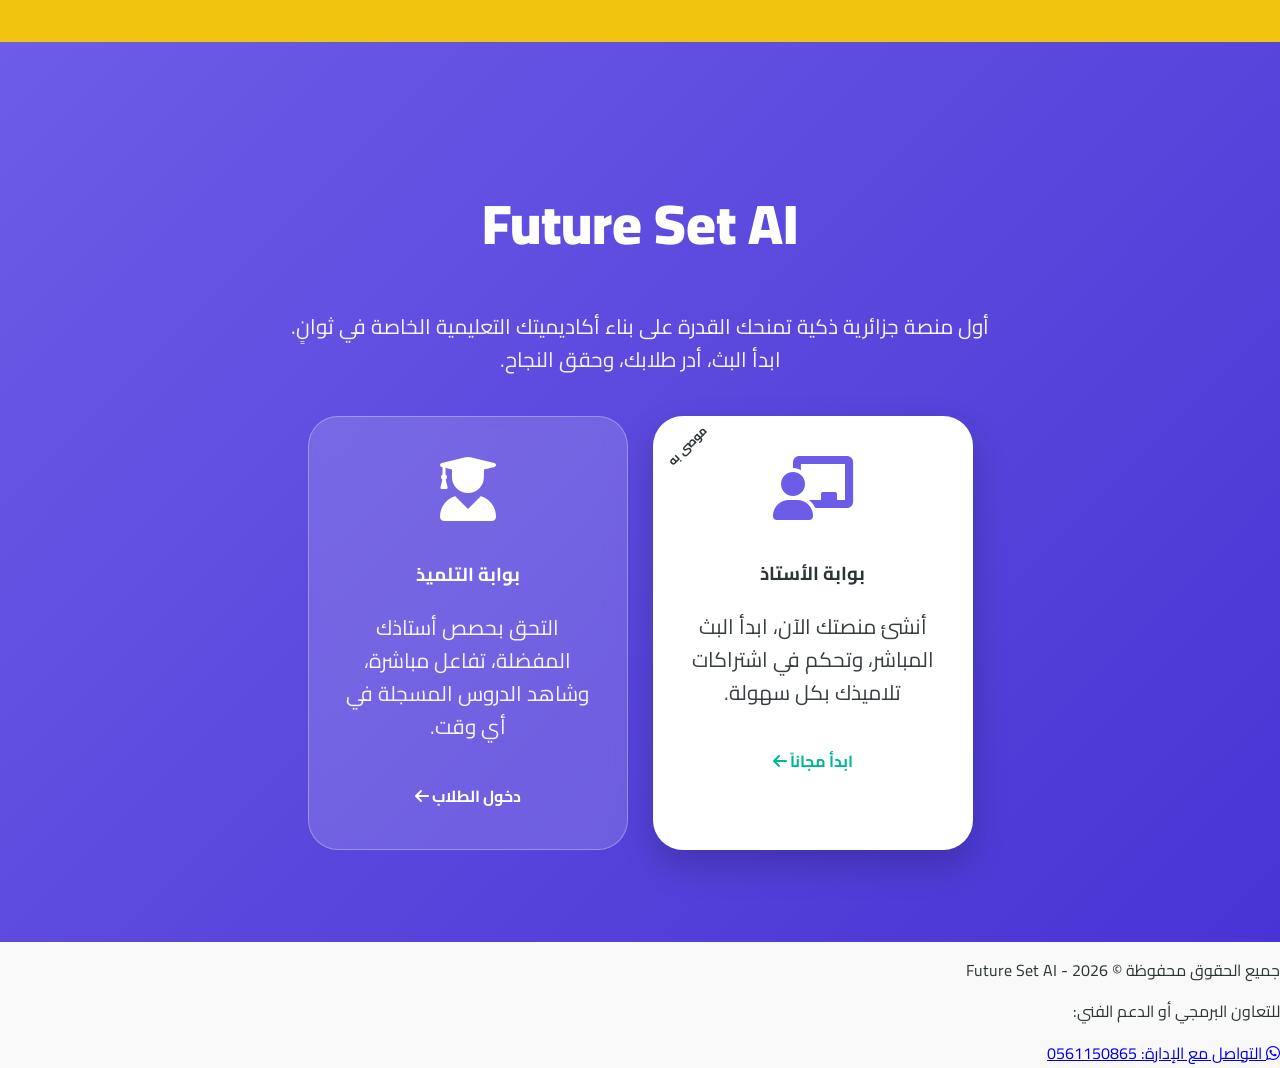
<file: index.html>
<!DOCTYPE html>
<html lang="ar" dir="rtl">
<head>
    <meta charset="UTF-8">
    <meta name="viewport" content="width=device-width, initial-scale=1.0">
    <title>Future Set AI | مستقبل التعليم الرقمي</title>
    
    <link rel="manifest" href="manifest.json">
    <meta name="theme-color" content="#6c5ce7">
    <link rel="apple-touch-icon" href="https://cdn-icons-png.flaticon.com/512/5968/5968204.png">

    <link rel="stylesheet" href="https://cdnjs.cloudflare.com/ajax/libs/font-awesome/6.0.0/css/all.min.css">
    <link href="https://fonts.googleapis.com/css2?family=Cairo:wght@400;700;900&display=swap" rel="stylesheet">
    <link rel="stylesheet" href="style.css">

    <style>
        /* إضافة لمسات خاصة بصفحة الهبوط فوق الستايل العام */
        .hero {
            background: linear-gradient(135deg, var(--primary) 0%, #4834d4 100%);
            min-height: 100vh;
            display: flex;
            flex-direction: column;
            align-items: center;
            justify-content: center;
            text-align: center;
            color: white;
            padding: 20px;
            position: relative;
        }

        .hero h1 {
            font-size: 3.5rem;
            margin-bottom: 20px;
            font-weight: 900;
            animation: fadeInDown 1s ease;
        }

        .hero p {
            font-size: 1.3rem;
            max-width: 700px;
            margin-bottom: 40px;
            opacity: 0.95;
        }

        .gateway-container {
            display: flex;
            gap: 25px;
            width: 100%;
            max-width: 900px;
            flex-wrap: wrap;
            justify-content: center;
            z-index: 10;
        }

        /* بوابة الأستاذ */
        .prof-gateway {
            background: white;
            color: var(--dark);
            padding: 40px 30px;
            border-radius: 30px;
            width: 320px;
            text-decoration: none;
            transition: all 0.4s cubic-bezier(0.175, 0.885, 0.32, 1.275);
            box-shadow: 0 15px 35px rgba(0,0,0,0.2);
            position: relative;
            overflow: hidden;
        }

        .prof-gateway:hover {
            transform: translateY(-15px);
            box-shadow: 0 25px 45px rgba(0,0,0,0.3);
        }

        .prof-gateway::before {
            content: "موصى به";
            position: absolute;
            top: 15px;
            left: -30px;
            background: var(--accent);
            color: var(--dark);
            padding: 5px 40px;
            transform: rotate(-45deg);
            font-size: 12px;
            font-weight: bold;
        }

        /* بوابة التلميذ */
        .student-gateway {
            background: rgba(255, 255, 255, 0.15);
            backdrop-filter: blur(10px);
            color: white;
            padding: 40px 30px;
            border-radius: 30px;
            width: 320px;
            text-decoration: none;
            transition: all 0.3s ease;
            border: 1px solid rgba(255,255,255,0.3);
        }

        .student-gateway:hover {
            background: rgba(255, 255, 255, 0.25);
            transform: translateY(-5px);
        }

        @keyframes fadeInDown {
            from { opacity: 0; transform: translateY(-30px); }
            to { opacity: 1; transform: translateY(0); }
        }

        @media (max-width: 768px) {
            .hero h1 { font-size: 2.2rem; }
            .prof-gateway, .student-gateway { width: 100%; max-width: 300px; }
        }
    </style>
</head>
<body>

    <div class="ticker-container">
        <div class="ticker-text">
             📢 ترحيب حار بجميع الأساتذة والتلاميذ في النسخة الجديدة من منصة Future Set AI التعليمية.. للاستفسار تواصلوا معنا عبر الواتساب مباشرة..
        </div>
    </div>

    <section class="hero">
        <h1>Future Set AI</h1>
        <p>أول منصة جزائرية ذكية تمنحك القدرة على بناء أكاديميتك التعليمية الخاصة في ثوانٍ. ابدأ البث، أدر طلابك، وحقق النجاح.</p>
        
        <div class="gateway-container">
            <a href="prof-dashboard.html" class="prof-gateway">
                <i class="fas fa-chalkboard-teacher fa-4x" style="color: var(--primary); margin-bottom: 20px;"></i>
                <h3>بوابة الأستاذ</h3>
                <p>أنشئ منصتك الآن، ابدأ البث المباشر، وتحكم في اشتراكات تلاميذك بكل سهولة.</p>
                <div style="margin-top:20px; font-weight:bold; color:var(--secondary);">
                    ابدأ مجاناً <i class="fas fa-arrow-left"></i>
                </div>
            </a>

            <a href="student-login.html" class="student-gateway">
                <i class="fas fa-user-graduate fa-4x" style="color: var(--accent); margin-bottom: 20px;"></i>
                <h3>بوابة التلميذ</h3>
                <p>التحق بحصص أستاذك المفضلة، تفاعل مباشرة، وشاهد الدروس المسجلة في أي وقت.</p>
                <div style="margin-top:20px; font-weight:bold;">
                    دخول الطلاب <i class="fas fa-arrow-left"></i>
                </div>
            </a>
        </div>
    </section>

    <footer>
        <p>جميع الحقوق محفوظة &copy; 2026 - Future Set AI</p>
        <p>للتعاون البرمجي أو الدعم الفني:</p>
        <a href="https://wa.me/213561150865" class="contact-admin">
            <i class="fab fa-whatsapp"></i> التواصل مع الإدارة: 0561150865
        </a>
    </footer>

    <script>
        if ('serviceWorker' in navigator) {
            window.addEventListener('load', () => {
                navigator.serviceWorker.register('/sw.js')
                    .then(reg => console.log('تم تفعيل نظام التطبيق!'))
                    .catch(err => console.log('خطأ في التفعيل:', err));
            });
        }
    </script>
</body>
</html>
</file>
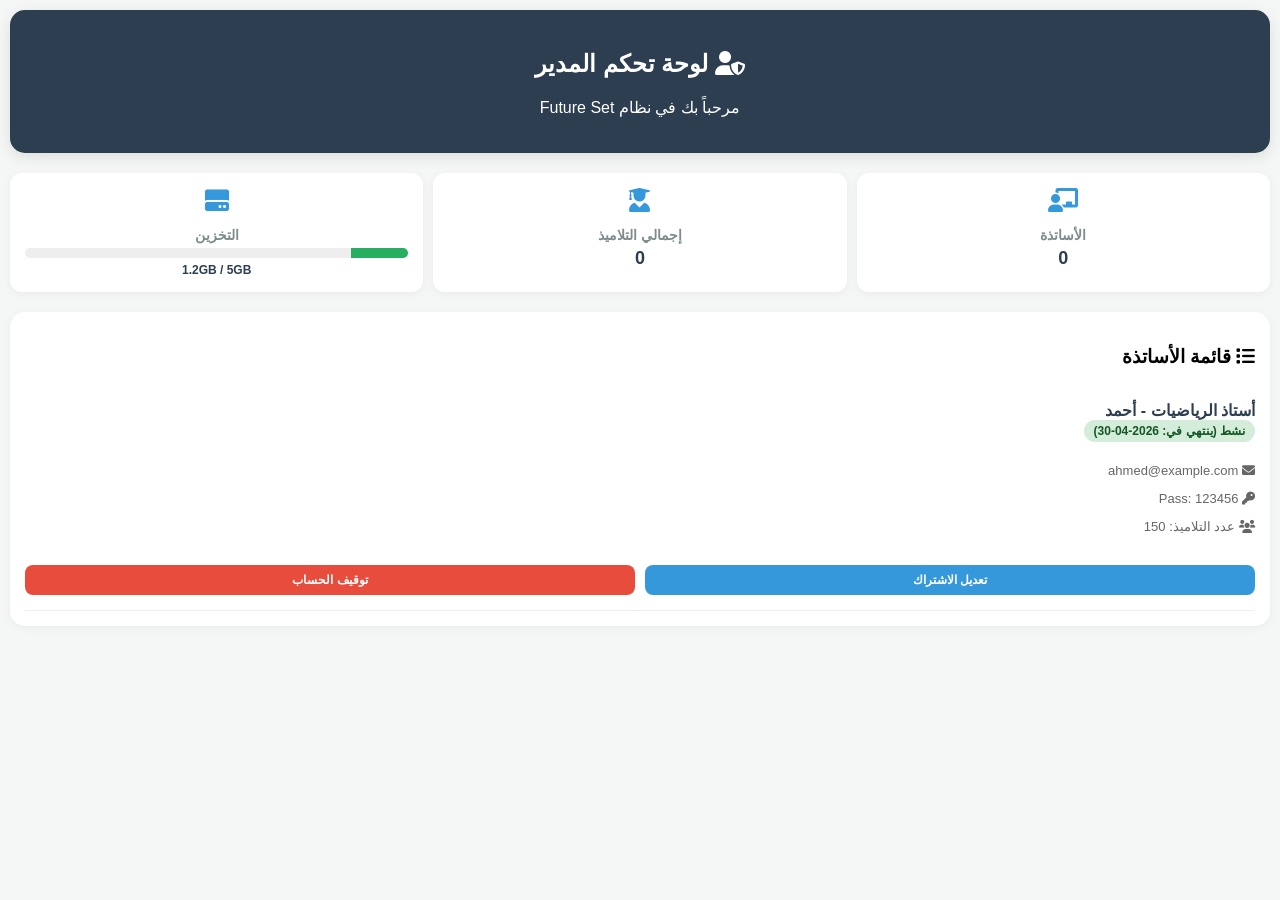
<file: admin-dashboard.html>
<!DOCTYPE html>
<html lang="ar" dir="rtl">
<head>
    <meta charset="UTF-8">
    <meta name="viewport" content="width=device-width, initial-scale=1.0">
    <title>لوحة تحكم المدير | Profe-Platform</title>
    <link rel="stylesheet" href="https://cdnjs.cloudflare.com/ajax/libs/font-awesome/6.0.0/css/all.min.css">
    <style>
        :root {
            --primary-color: #2c3e50;
            --accent-color: #3498db;
            --success-color: #27ae60;
            --danger-color: #e74c3c;
            --bg-color: #f4f7f6;
        }

        body {
            font-family: 'Segoe UI', Tahoma, Geneva, Verdana, sans-serif;
            background-color: var(--bg-color);
            margin: 0;
            padding: 10px;
        }

        .header {
            background: var(--primary-color);
            color: white;
            padding: 20px;
            border-radius: 15px;
            text-align: center;
            margin-bottom: 20px;
            box-shadow: 0 4px 15px rgba(0,0,0,0.1);
        }

        .stats-grid {
            display: grid;
            grid-template-columns: repeat(auto-fit, minmax(140px, 1fr));
            gap: 10px;
            margin-bottom: 20px;
        }

        .stat-card {
            background: white;
            padding: 15px;
            border-radius: 12px;
            text-align: center;
            box-shadow: 0 2px 10px rgba(0,0,0,0.05);
        }

        .stat-card i {
            font-size: 24px;
            color: var(--accent-color);
            margin-bottom: 10px;
        }

        .stat-card h3 {
            margin: 5px 0;
            font-size: 14px;
            color: #7f8c8d;
        }

        .stat-card p {
            font-size: 18px;
            font-weight: bold;
            margin: 0;
            color: var(--primary-color);
        }

        .prof-list {
            background: white;
            border-radius: 15px;
            padding: 15px;
            box-shadow: 0 2px 10px rgba(0,0,0,0.05);
        }

        .prof-item {
            border-bottom: 1px solid #eee;
            padding: 15px 0;
            display: flex;
            flex-direction: column;
            gap: 8px;
        }

        .prof-info h4 {
            margin: 0;
            color: var(--primary-color);
        }

        .prof-details {
            font-size: 13px;
            color: #666;
        }

        .status-badge {
            display: inline-block;
            padding: 4px 10px;
            border-radius: 20px;
            font-size: 12px;
            font-weight: bold;
        }

        .active { background: #d4edda; color: #155724; }
        .expired { background: #f8d7da; color: #721c24; }

        .actions {
            display: flex;
            gap: 10px;
            margin-top: 10px;
        }

        .btn {
            padding: 8px 15px;
            border: none;
            border-radius: 8px;
            cursor: pointer;
            font-size: 12px;
            font-weight: bold;
            flex: 1;
        }

        .btn-edit { background: var(--accent-color); color: white; }
        .btn-delete { background: var(--danger-color); color: white; }

        .storage-bar {
            height: 10px;
            background: #eee;
            border-radius: 5px;
            margin-top: 5px;
            overflow: hidden;
        }

        .storage-fill {
            height: 100%;
            background: var(--success-color);
            width: 15%; /* نسبة افتراضية */
        }
    </style>
</head>
<body>

    <div class="header">
        <h2><i class="fas fa-user-shield"></i> لوحة تحكم المدير</h2>
        <p>مرحباً بك في نظام Future Set</p>
    </div>

    <div class="stats-grid">
        <div class="stat-card">
            <i class="fas fa-chalkboard-teacher"></i>
            <h3>الأساتذة</h3>
            <p id="totalProfs">0</p>
        </div>
        <div class="stat-card">
            <i class="fas fa-user-graduate"></i>
            <h3>إجمالي التلاميذ</h3>
            <p id="totalStudents">0</p>
        </div>
        <div class="stat-card">
            <i class="fas fa-hdd"></i>
            <h3>التخزين</h3>
            <div class="storage-bar"><div class="storage-fill"></div></div>
            <p style="font-size: 12px; margin-top: 5px;">1.2GB / 5GB</p>
        </div>
    </div>

    <div class="prof-list">
        <h3><i class="fas fa-list"></i> قائمة الأساتذة</h3>
        
        <div class="prof-item">
            <div class="prof-info">
                <h4>أستاذ الرياضيات - أحمد</h4>
                <span class="status-badge active">نشط (ينتهي في: 2026-04-30)</span>
            </div>
            <div class="prof-details">
                <p><i class="fas fa-envelope"></i> ahmed@example.com</p>
                <p><i class="fas fa-key"></i> Pass: 123456</p>
                <p><i class="fas fa-users"></i> عدد التلاميذ: 150</p>
            </div>
            <div class="actions">
                <button class="btn btn-edit">تعديل الاشتراك</button>
                <button class="btn btn-delete">توقيف الحساب</button>
            </div>
        </div>
    </div>

    <script>
        // هنا سيتم ربط Firebase لاحقاً لجلب البيانات الحقيقية
    </script>
</body>
</html>
</file>
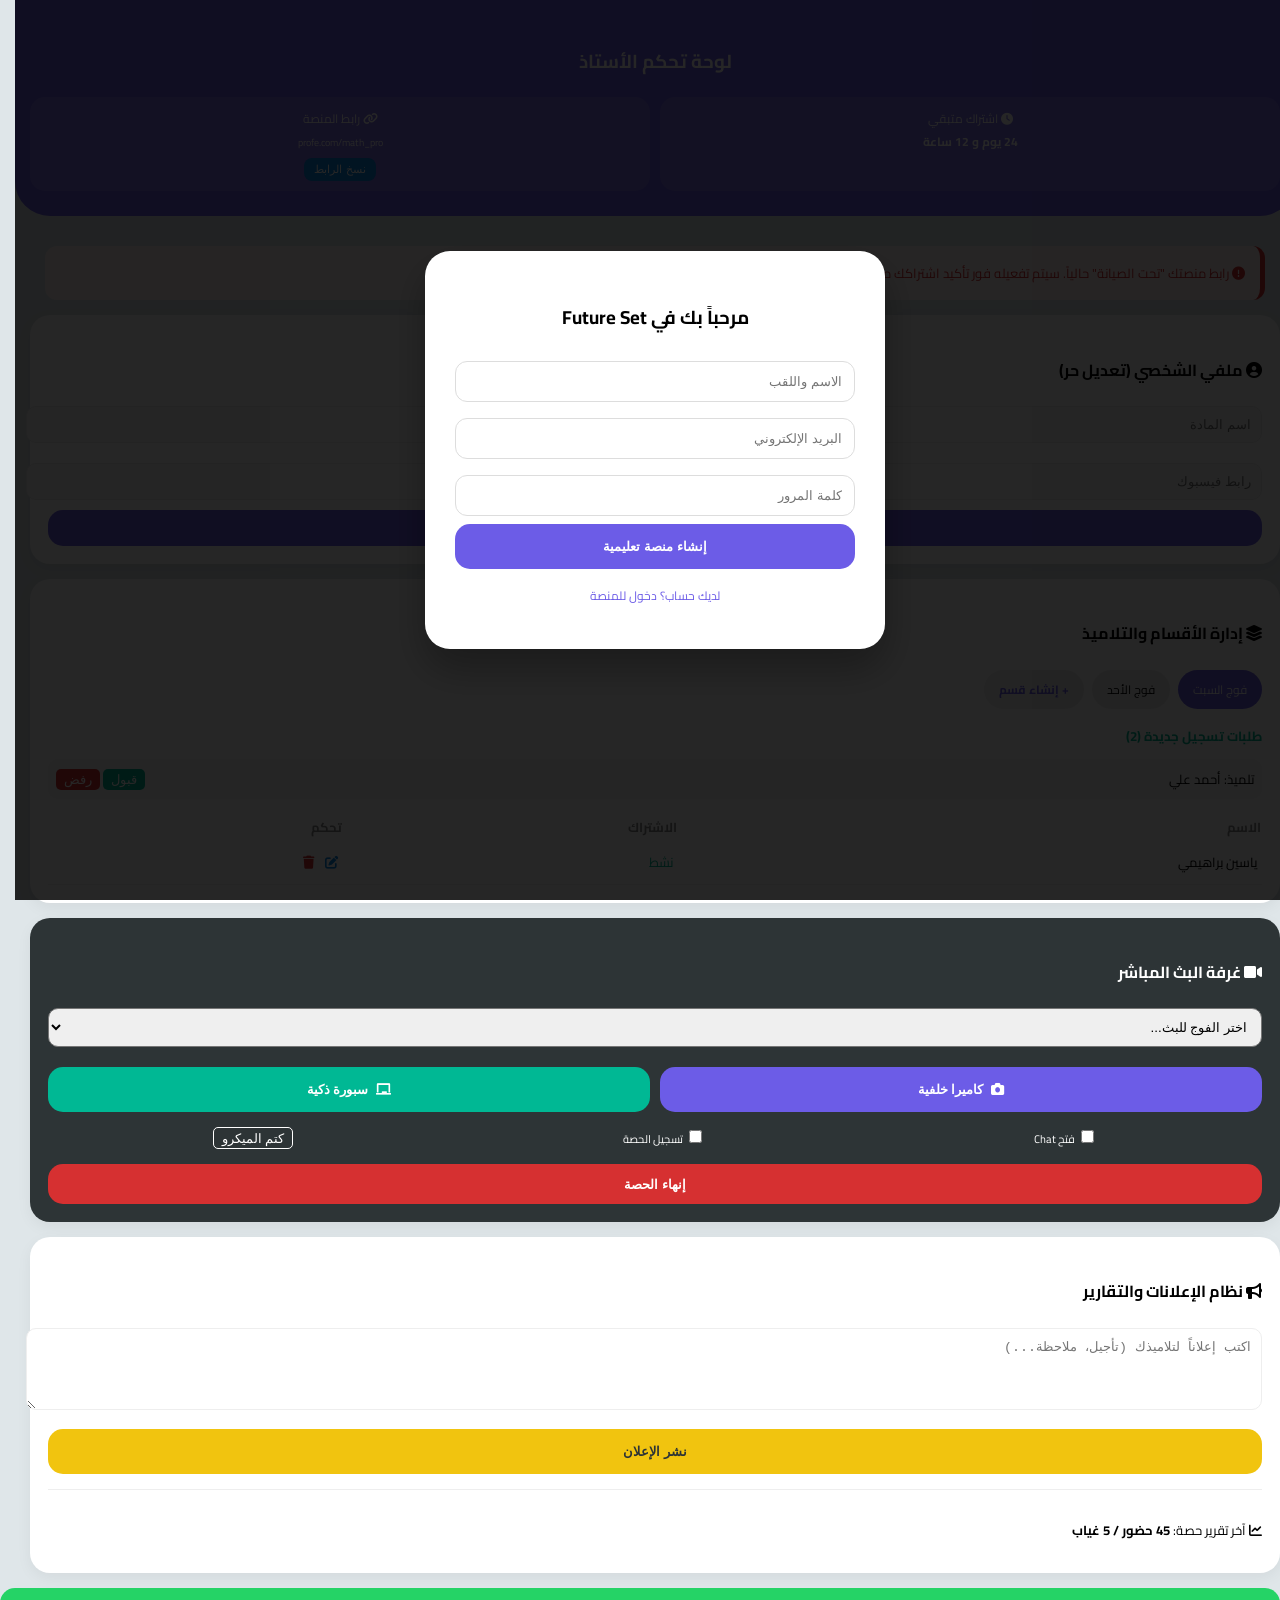
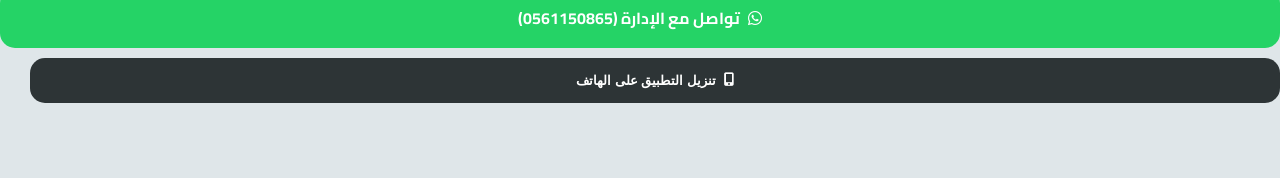
<file: prof-dashboard.html>
<!DOCTYPE html>
<html lang="ar" dir="rtl">
<head>
    <meta charset="UTF-8">
    <meta name="viewport" content="width=device-width, initial-scale=1.0">
    <title>لوحة تحكم الأستاذ | Future Set AI</title>
    <link rel="stylesheet" href="https://cdnjs.cloudflare.com/ajax/libs/font-awesome/6.0.0/css/all.min.css">
    <link href="https://fonts.googleapis.com/css2?family=Cairo:wght@400;700&display=swap" rel="stylesheet">
    <style>
        :root {
            --primary: #6c5ce7; --secondary: #00b894; --danger: #d63031;
            --warning: #f1c40f; --dark: #2d3436; --light: #f9f9f9; --blue: #0984e3;
        }
        body { font-family: 'Cairo', sans-serif; background: #dfe6e9; margin: 0; padding-bottom: 60px; }
        
        /* 1. نظام النوافذ (Auth Modals) */
        .modal-overlay {
            position: fixed; top:0; left:0; width:100%; height:100%; background: rgba(0,0,0,0.85);
            display: flex; align-items: center; justify-content: center; z-index: 3000;
        }
        .auth-card {
            background: white; width: 90%; max-width: 400px; border-radius: 25px;
            padding: 30px; text-align: center; box-shadow: 0 20px 40px rgba(0,0,0,0.3);
        }
        .auth-card input {
            width: 100%; padding: 12px; margin: 8px 0; border-radius: 12px;
            border: 1px solid #ddd; outline: none; text-align: right; box-sizing: border-box;
        }

        /* 2. الهيدر وعداد الاشتراك والرابط */
        .header-section {
            background: var(--primary); color: white; padding: 25px 15px;
            border-bottom-left-radius: 35px; border-bottom-right-radius: 35px; text-align: center;
        }
        .info-grid { display: grid; grid-template-columns: 1fr 1fr; gap: 10px; margin-top: 15px; }
        .info-item { background: rgba(255,255,255,0.15); padding: 10px; border-radius: 15px; font-size: 12px; }
        .copy-link { background: var(--blue); color: white; border: none; padding: 5px 10px; border-radius: 8px; cursor: pointer; margin-top: 5px; font-size: 11px; }

        /* 3. تنبيه حالة التفعيل */
        .status-alert {
            background: #fff5f5; border-right: 5px solid var(--danger); padding: 15px;
            margin: 15px; border-radius: 12px; color: var(--danger); font-size: 13px;
        }

        /* 4. فضاء البث المباشر */
        .container { padding: 15px; }
        .card { background: white; border-radius: 20px; padding: 18px; margin-bottom: 15px; box-shadow: 0 5px 15px rgba(0,0,0,0.05); }
        .live-tools { display: grid; grid-template-columns: 1fr 1fr; gap: 10px; margin-top: 10px; }
        .btn-action { 
            width: 100%; padding: 15px; border: none; border-radius: 15px; 
            font-weight: bold; cursor: pointer; display: flex; align-items: center; justify-content: center; gap: 8px; color: white;
        }

        /* 5. إدارة الأقسام والتلاميذ */
        .tabs { display: flex; overflow-x: auto; gap: 8px; margin: 10px 0; padding-bottom: 5px; }
        .tab { background: #eee; padding: 8px 15px; border-radius: 20px; font-size: 12px; white-space: nowrap; cursor: pointer; }
        .tab.active { background: var(--primary); color: white; }
        
        .student-list { width: 100%; border-collapse: collapse; font-size: 13px; }
        .student-list td { padding: 10px 5px; border-bottom: 1px solid #f0f0f0; }

        /* 6. الملف الشخصي */
        .profile-input { width: 100%; padding: 10px; margin-bottom: 10px; border-radius: 10px; border: 1px solid #eee; background: #fafafa; }

        /* 7. التواصل والتطبيق */
        .btn-wa { background: #25D366; text-decoration: none; }
        .btn-app { background: var(--dark); }
    </style>
</head>
<body>

    <div class="modal-overlay" id="mainAuth">
        <div class="auth-card">
            <h3 id="authTitle">مرحباً بك في Future Set</h3>
            <div id="registerFields">
                <input type="text" placeholder="الاسم واللقب">
                <input type="email" placeholder="البريد الإلكتروني">
                <input type="password" placeholder="كلمة المرور">
            </div>
            <button class="btn-action" style="background:var(--primary)" onclick="document.getElementById('mainAuth').style.display='none'">إنشاء منصة تعليمية</button>
            <p style="font-size:12px; margin-top:15px; color:var(--primary); cursor:pointer;" onclick="toggleAuth()">لديك حساب؟ دخول للمنصة</p>
        </div>
    </div>

    <div class="header-section">
        <h3>لوحة تحكم الأستاذ</h3>
        <div class="info-grid">
            <div class="info-item">
                <i class="fas fa-clock"></i> اشتراك متبقي<br>
                <strong>24 يوم و 12 ساعة</strong>
            </div>
            <div class="info-item">
                <i class="fas fa-link"></i> رابط المنصة<br>
                <small id="pLink">profe.com/math_pro</small><br>
                <button class="copy-link" onclick="copyMyLink()">نسخ الرابط</button>
            </div>
        </div>
    </div>

    <div class="container">
        <div class="status-alert">
            <i class="fas fa-exclamation-circle"></i> رابط منصتك "تحت الصيانة" حالياً. سيتم تفعيله فور تأكيد اشتراكك من طرف الإدارة.
        </div>

        <div class="card">
            <h4><i class="fas fa-user-circle"></i> ملفي الشخصي (تعديل حر)</h4>
            <div style="display:grid; grid-template-columns: 1fr 1fr; gap:10px;">
                <input type="text" placeholder="اسم المادة" class="profile-input">
                <input type="text" placeholder="رقم الهاتف" class="profile-input">
                <input type="text" placeholder="رابط فيسبوك" class="profile-input">
                <input type="text" placeholder="رقم واتساب" class="profile-input">
            </div>
            <button class="btn-action" style="background:var(--primary); padding:10px; font-size:14px;">حفظ التعديلات</button>
        </div>

        <div class="card">
            <h4><i class="fas fa-layer-group"></i> إدارة الأقسام والتلاميذ</h4>
            <div class="tabs">
                <div class="tab active">فوج السبت</div>
                <div class="tab">فوج الأحد</div>
                <div class="tab" style="color:var(--primary); font-weight:bold;">+ إنشاء قسم</div>
            </div>
            
            <h5 style="margin:10px 0; color:var(--secondary)">طلبات تسجيل جديدة (2)</h5>
            <div style="background:#f9f9f9; padding:8px; border-radius:10px; margin-bottom:15px;">
                <div style="display:flex; justify-content:space-between; align-items:center; font-size:13px;">
                    <span>تلميذ: أحمد علي</span>
                    <div>
                        <button style="border:none; background:var(--secondary); color:white; border-radius:5px; padding:3px 8px;">قبول</button>
                        <button style="border:none; background:var(--danger); color:white; border-radius:5px; padding:3px 8px;">رفض</button>
                    </div>
                </div>
            </div>

            <table class="student-list">
                <thead><tr style="text-align:right; color:#888;"><th>الاسم</th><th>الاشتراك</th><th>تحكم</th></tr></thead>
                <tbody>
                    <tr>
                        <td>ياسين براهيمي</td>
                        <td><span style="color:var(--secondary)">نشط</span></td>
                        <td><i class="fas fa-edit" style="color:var(--blue)"></i> <i class="fas fa-trash" style="color:var(--danger); margin-right:8px;"></i></td>
                    </tr>
                </tbody>
            </table>
        </div>

        <div class="card" style="background:var(--dark); color:white;">
            <h4><i class="fas fa-video"></i> غرفة البث المباشر</h4>
            <select style="width:100%; padding:10px; border-radius:10px; margin-bottom:10px;">
                <option>اختر الفوج للبث...</option>
                <option>فوج السبت</option>
            </select>
            <div class="live-tools">
                <button class="btn-action" style="background:var(--primary)"><i class="fas fa-camera"></i> كاميرا خلفية</button>
                <button class="btn-action" style="background:var(--secondary)"><i class="fas fa-chalkboard"></i> سبورة ذكية</button>
            </div>
            <div style="display:flex; justify-content:space-around; margin-top:15px; font-size:11px;">
                <label><input type="checkbox"> فتح Chat</label>
                <label><input type="checkbox"> تسجيل الحصة</label>
                <button style="background:none; border:1px solid white; color:white; padding:2px 8px; border-radius:5px;">كتم الميكرو</button>
            </div>
            <button class="btn-action" style="background:var(--danger); margin-top:15px; height:40px;">إنهاء الحصة</button>
        </div>

        <div class="card">
            <h4><i class="fas fa-bullhorn"></i> نظام الإعلانات والتقارير</h4>
            <textarea placeholder="اكتب إعلاناً لتلاميذك (تأجيل، ملاحظة...)" style="width:100%; height:60px; border-radius:10px; padding:10px; border:1px solid #eee;"></textarea>
            <button class="btn-action" style="background:var(--warning); color:var(--dark); margin-top:10px;">نشر الإعلان</button>
            <div style="margin-top:15px; padding-top:15px; border-top:1px solid #eee; font-size:13px;">
                <p><i class="fas fa-chart-line"></i> آخر تقرير حصة: <strong>45 حضور / 5 غياب</strong></p>
            </div>
        </div>

        <a href="https://wa.me/213561150865" class="btn-action btn-wa">
            <i class="fab fa-whatsapp"></i> تواصل مع الإدارة (0561150865)
        </a>
        <button class="btn-action btn-app" style="margin-top:10px;">
            <i class="fas fa-mobile-alt"></i> تنزيل التطبيق على الهاتف
        </button>

    </div>

    <script>
        function toggleAuth() {
            const title = document.getElementById('authTitle');
            const fields = document.getElementById('registerFields');
            if(title.innerText.includes("إنشاء")) {
                title.innerText = "الدخول للمنصة";
                fields.innerHTML = '<input type="email" placeholder="البريد الإلكتروني"><input type="password" placeholder="كلمة المرور">';
            } else {
                location.reload();
            }
        }
        function copyMyLink() {
            const link = document.getElementById('pLink').innerText;
            navigator.clipboard.writeText(link);
            alert('تم نسخ الرابط بنجاح!');
        }
    </script>
</body>
</html>
</file>
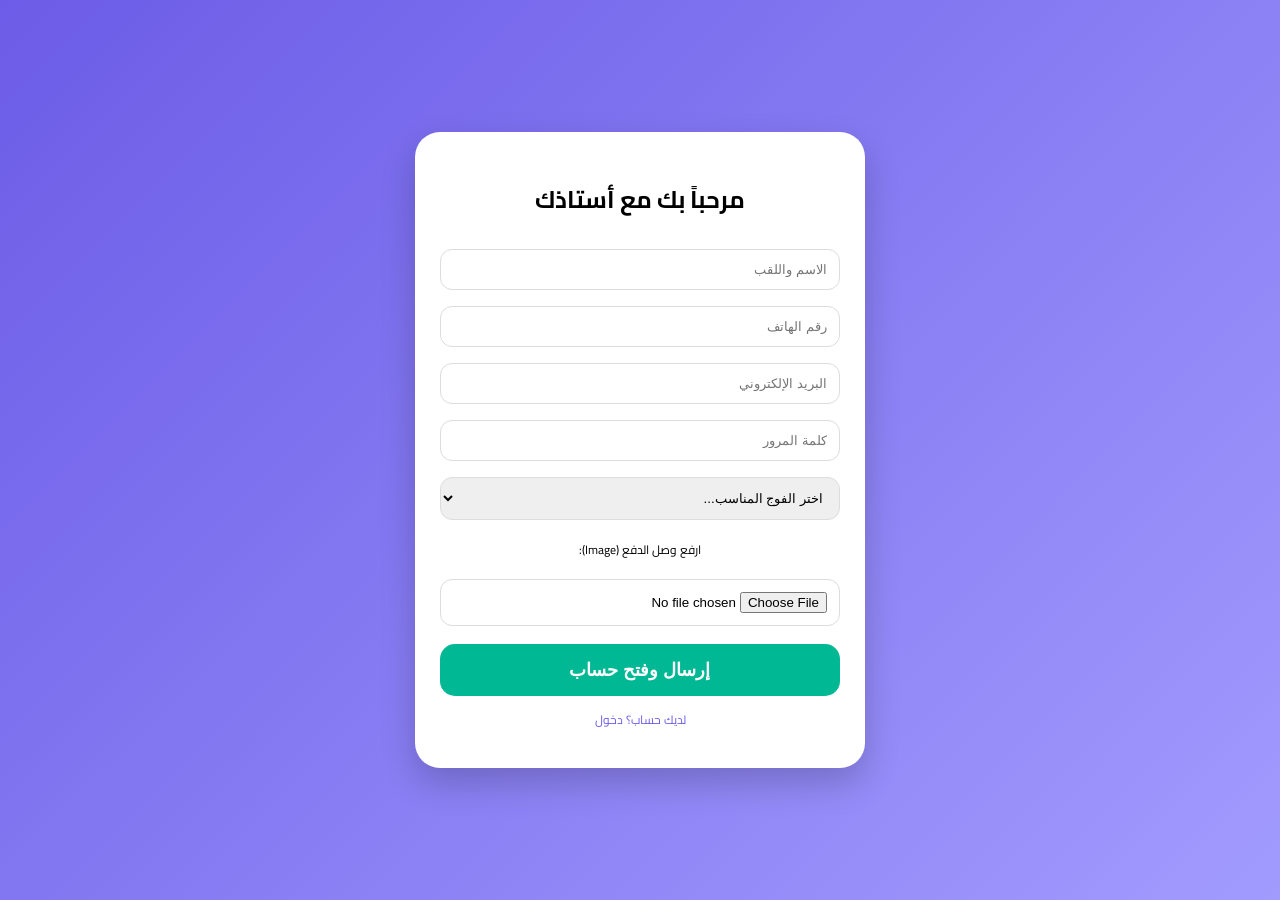
<file: student-dashboard.html>
<!DOCTYPE html>
<html lang="ar" dir="rtl">
<head>
    <meta charset="UTF-8">
    <meta name="viewport" content="width=device-width, initial-scale=1.0">
    <title>منصتي التعليمية | فضاء التلميذ</title>
    <link rel="stylesheet" href="https://cdnjs.cloudflare.com/ajax/libs/font-awesome/6.0.0/css/all.min.css">
    <link href="https://fonts.googleapis.com/css2?family=Cairo:wght@400;700&display=swap" rel="stylesheet">
    <style>
        :root {
            --p-color: #6c5ce7; --s-color: #00b894; --d-color: #d63031;
            --w-color: #f1c40f; --bg: #f0f2f5; --wa-green: #25D366;
        }
        body { font-family: 'Cairo', sans-serif; background: var(--bg); margin: 0; overflow-x: hidden; }

        /* 1. شريط الإعلانات المتحرك */
        .ticker-wrap {
            width: 100%; background: var(--w-color); color: #2d3436;
            padding: 8px 0; overflow: hidden; font-weight: bold; font-size: 14px;
        }
        .ticker { display: inline-block; white-space: nowrap; animation: scroll 20s linear infinite; }
        @keyframes scroll { 0% { transform: translateX(-100%); } 100% { transform: translateX(100%); } }

        /* 2. نافذة التسجيل والدخول الجذابة */
        .auth-overlay {
            position: fixed; top: 0; left: 0; width: 100%; height: 100%;
            background: linear-gradient(135deg, var(--p-color), #a29bfe);
            display: flex; align-items: center; justify-content: center; z-index: 2000;
        }
        .auth-card {
            background: white; width: 85%; max-width: 400px; border-radius: 25px;
            padding: 25px; box-shadow: 0 15px 35px rgba(0,0,0,0.2); text-align: center;
        }
        .auth-card input, .auth-card select {
            width: 100%; padding: 12px; margin: 8px 0; border-radius: 12px;
            border: 1px solid #ddd; text-align: right; box-sizing: border-box;
        }

        /* 3. الهيدر وعداد الاشتراك */
        .header { background: var(--p-color); color: white; padding: 25px 15px; border-bottom-left-radius: 30px; border-bottom-right-radius: 30px; text-align: center; }
        .timer-box { background: rgba(255,255,255,0.2); padding: 10px; border-radius: 15px; margin-top: 10px; font-size: 14px; }

        /* 4. قسم "الحصة المباشرة" */
        .container { padding: 15px; }
        .join-card {
            background: white; border-radius: 20px; padding: 20px; text-align: center;
            box-shadow: 0 8px 20px rgba(0,0,0,0.05); border: 2px solid var(--s-color);
        }
        .btn-join {
            background: var(--s-color); color: white; border: none; width: 100%;
            padding: 15px; border-radius: 15px; font-size: 18px; font-weight: bold; cursor: pointer;
            margin-top: 10px; animation: pulse 2s infinite;
        }
        @keyframes pulse { 0% { transform: scale(1); } 50% { transform: scale(1.03); } 100% { transform: scale(1); } }

        /* 5. جدول المواعيد */
        .card { background: white; border-radius: 20px; padding: 15px; margin-top: 15px; }
        .table-time { width: 100%; border-collapse: collapse; margin-top: 10px; }
        .table-time td { padding: 10px; border-bottom: 1px solid #eee; font-size: 14px; }

        /* 6. وضع "انتهى الاشتراك" */
        .expired-overlay {
            position: fixed; top:0; left:0; width:100%; height:100%; background: white;
            z-index: 3000; display: none; flex-direction: column; align-items: center; justify-content: center; padding: 20px; text-align: center;
        }

        .btn-wa { background: var(--wa-green); color: white; padding: 15px 30px; border-radius: 30px; text-decoration: none; font-weight: bold; display: flex; align-items: center; gap: 10px; }
    </style>
</head>
<body>

    <div class="auth-overlay" id="authBox">
        <div class="auth-card">
            <h2 id="authTitle">مرحباً بك مع أستاذك</h2>
            <div id="fields">
                <input type="text" placeholder="الاسم واللقب">
                <input type="tel" placeholder="رقم الهاتف">
                <input type="email" placeholder="البريد الإلكتروني">
                <input type="password" placeholder="كلمة المرور">
                <select>
                    <option>اختر الفوج المناسب...</option>
                    <option>فوج السبت 10:00</option>
                    <option>فوج الأحد 14:00</option>
                </select>
                <div style="font-size:12px; margin:10px 0;">ارفع وصل الدفع (Image):</div>
                <input type="file" accept="image/*">
            </div>
            <button class="btn-join" onclick="sendToWhatsApp()">إرسال وفتح حساب</button>
            <p style="font-size:12px; color:var(--p-color); cursor:pointer;" onclick="toggleLogin()">لديك حساب؟ دخول</p>
        </div>
    </div>

    <div class="expired-overlay" id="expiredScreen">
        <i class="fas fa-lock-open fa-4x" style="color:var(--d-color); margin-bottom:20px;"></i>
        <h2>عذراً، انتهت مدة اشتراكك!</h2>
        <p>يرجى التواصل مع الأستاذ لتجديد الاشتراك ومواصلة الدراسة.</p>
        <a href="https://wa.me/213561150865" class="btn-wa"><i class="fab fa-whatsapp"></i> تواصل مع الأستاذ الآن</a>
    </div>

    <div class="ticker-wrap">
        <div class="ticker" id="profAnnouncement">
            ⚠️ ملاحظة الأستاذ: الحصة ستبدأ بعد 10 دقائق، يرجى تجهيز الأدوات..
        </div>
    </div>

    <div class="header">
        <h3>لوحة تحكم التلميذ</h3>
        <div class="timer-box">
            <i class="fas fa-hourglass-end"></i> اشتراكك ينتهي بعد: <strong>5 أيام</strong>
        </div>
    </div>

    <div class="container">
        <div class="join-card">
            <h4 style="margin:0; color:var(--s-color);"><i class="fas fa-circle" style="font-size:10px; color:red;"></i> الحصة مباشرة الآن!</h4>
            <button class="btn-join" onclick="openLive()">
                <i class="fas fa-video"></i> انضمام إلى الحصة
            </button>
        </div>

        <div class="card">
            <h4><i class="fas fa-calendar-alt"></i> جدول حصص فوجي</h4>
            <table class="table-time">
                <tr><td>السبت</td><td>10:00 - 12:00</td></tr>
                <tr><td>الثلاثاء</td><td>18:00 - 20:00</td></tr>
            </table>
        </div>

        <div class="card" style="border-right: 5px solid var(--p-color);">
            <h4><i class="fas fa-chalkboard-teacher"></i> معلومات الأستاذ</h4>
            <p style="margin:5px 0; font-size:14px;"><strong>الأستاذ:</strong> أحمد (رياضيات)</p>
            <a href="#" style="font-size:13px; color:var(--p-color); text-decoration:none;"><i class="fab fa-facebook"></i> صفحة الأستاذ</a>
        </div>

        <button class="btn-join" style="background:#34495e; animation:none; font-size:14px;">
            <i class="fas fa-mobile-alt"></i> تنزيل التطبيق على الهاتف
        </button>
    </div>

    <script>
        function toggleLogin() {
            const title = document.getElementById('authTitle');
            const fields = document.getElementById('fields');
            if(title.innerText.includes("مرحباً")) {
                title.innerText = "تسجيل الدخول";
                fields.innerHTML = '<input type="email" placeholder="البريد الإلكتروني"><input type="password" placeholder="كلمة المرور">';
            } else { location.reload(); }
        }

        function sendToWhatsApp() {
            // منطق إرسال البيانات لواتساب الأستاذ
            alert('تم إرسال معلوماتك لواتساب الأستاذ! حسابك الآن قيد الانتظار.');
            document.getElementById('authBox').style.display = 'none';
        }

        function openLive() {
            // نافذة الحصة المباشرة (ستحتوي على الشات والميكرو)
            alert('يتم الآن فتح غرفة البث... جهز الميكروفون!');
        }
    </script>
</body>
</html>
</file>
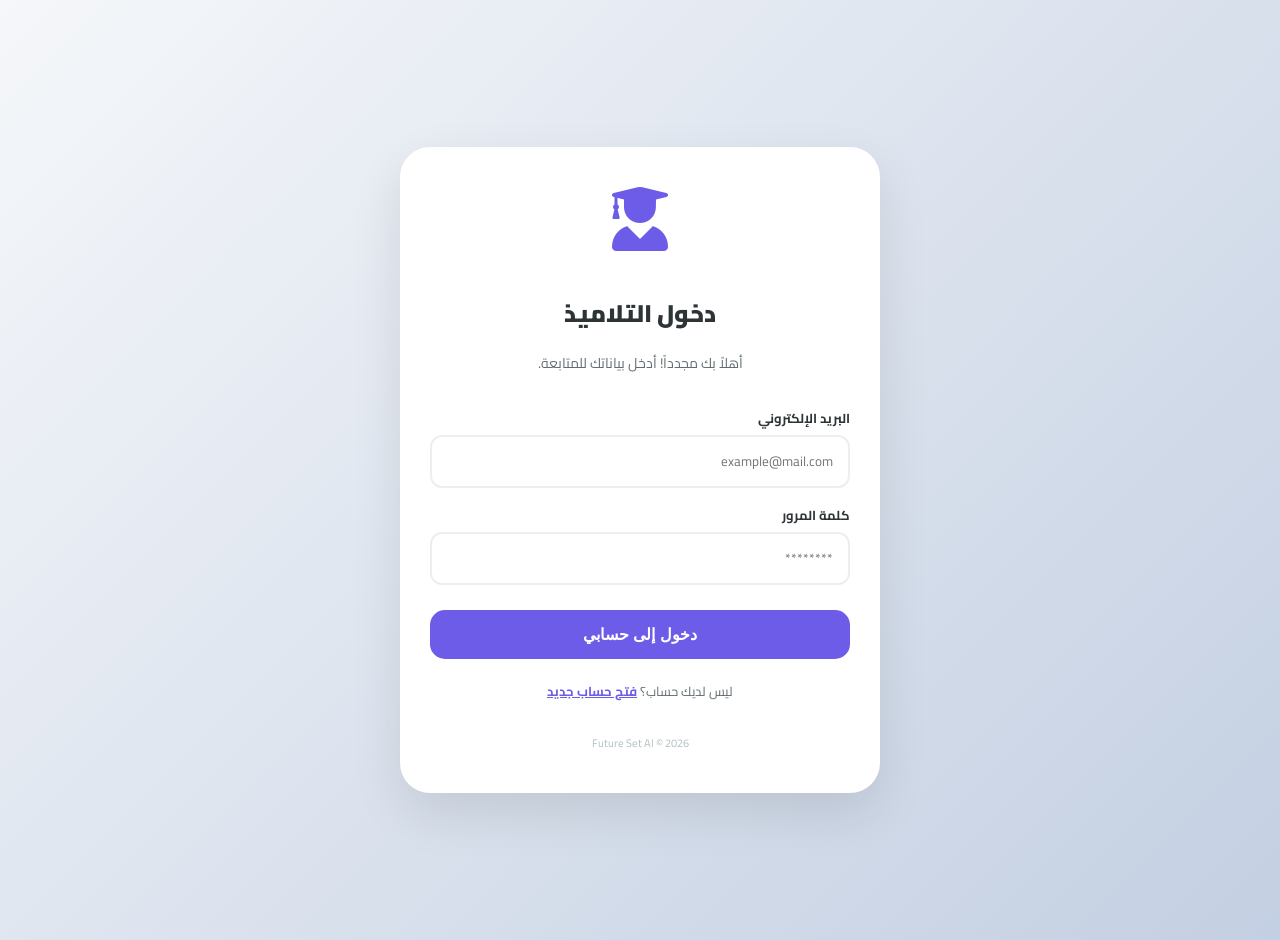
<file: student-login.html>
<!DOCTYPE html>
<html lang="ar" dir="rtl">
<head>
    <meta charset="UTF-8">
    <meta name="viewport" content="width=device-width, initial-scale=1.0">
    <title>بوابة التلميذ | Future Set</title>
    <link rel="stylesheet" href="https://cdnjs.cloudflare.com/ajax/libs/font-awesome/6.0.0/css/all.min.css">
    <link href="https://fonts.googleapis.com/css2?family=Cairo:wght@400;700;900&display=swap" rel="stylesheet">
    <style>
        :root {
            --primary: #6c5ce7;
            --secondary: #00b894;
            --accent: #f1c40f;
            --dark: #2d3436;
        }
        body {
            font-family: 'Cairo', sans-serif;
            background: linear-gradient(135deg, #f5f7fa 0%, #c3cfe2 100%);
            margin: 0;
            display: flex;
            align-items: center;
            justify-content: center;
            min-height: 100vh;
            padding: 20px;
        }

        .login-container {
            background: white;
            width: 100%;
            max-width: 420px;
            border-radius: 30px;
            padding: 40px 30px;
            box-shadow: 0 20px 50px rgba(0,0,0,0.1);
            text-align: center;
            position: relative;
        }

        .login-container i.main-icon {
            font-size: 4rem;
            color: var(--primary);
            margin-bottom: 20px;
        }

        h2 { color: var(--dark); margin-bottom: 10px; font-weight: 900; }
        p { color: #636e72; font-size: 14px; margin-bottom: 30px; }

        .input-group {
            margin-bottom: 15px;
            text-align: right;
        }

        label { display: block; margin-bottom: 5px; font-weight: bold; font-size: 13px; color: var(--dark); }
        
        input, select {
            width: 100%;
            padding: 12px 15px;
            border-radius: 12px;
            border: 2px solid #eee;
            outline: none;
            transition: 0.3s;
            font-family: 'Cairo';
            box-sizing: border-box;
        }

        input:focus { border-color: var(--primary); }

        .btn-submit {
            width: 100%;
            padding: 15px;
            border: none;
            border-radius: 15px;
            background: var(--primary);
            color: white;
            font-size: 16px;
            font-weight: bold;
            cursor: pointer;
            transition: 0.3s;
            margin-top: 10px;
        }

        .btn-submit:hover { transform: translateY(-3px); box-shadow: 0 10px 20px rgba(108, 92, 231, 0.3); }

        .switch-auth {
            margin-top: 20px;
            font-size: 13px;
            color: #636e72;
        }

        .switch-auth span {
            color: var(--primary);
            font-weight: bold;
            cursor: pointer;
            text-decoration: underline;
        }

        /* تنسيق رفع الوصل */
        .file-upload {
            background: #f8f9fa;
            border: 2px dashed #ddd;
            padding: 15px;
            border-radius: 12px;
            cursor: pointer;
            margin-top: 10px;
        }

        .file-upload i { color: var(--secondary); margin-bottom: 5px; }

        .footer-note { font-size: 11px; color: #b2bec3; margin-top: 30px; }
    </style>
</head>
<body>

    <div class="login-container" id="authCard">
        <i class="fas fa-user-graduate main-icon"></i>
        <h2 id="formTitle">دخول التلاميذ</h2>
        <p id="formDesc">أهلاً بك مجدداً! أدخل بياناتك للمتابعة.</p>

        <div id="loginForm">
            <div class="input-group">
                <label>البريد الإلكتروني</label>
                <input type="email" placeholder="example@mail.com">
            </div>
            <div class="input-group">
                <label>كلمة المرور</label>
                <input type="password" placeholder="********">
            </div>
            <button class="btn-submit" onclick="location.href='student-dashboard.html'">دخول إلى حسابي</button>
            <div class="switch-auth">
                ليس لديك حساب؟ <span onclick="showRegister()">فتح حساب جديد</span>
            </div>
        </div>

        <div id="registerForm" style="display: none;">
            <div class="input-group">
                <label>الاسم واللقب</label>
                <input type="text" placeholder="اسمك الكامل">
            </div>
            <div class="input-group">
                <label>رقم الهاتف</label>
                <input type="tel" placeholder="05/06/07XXXXXXXX">
            </div>
            <div class="input-group">
                <label>اختر الفوج</label>
                <select>
                    <option>فوج السبت 10:00</option>
                    <option>فوج الأحد 14:00</option>
                </select>
            </div>
            <div class="file-upload" onclick="document.getElementById('receipt').click()">
                <i class="fas fa-cloud-upload-alt fa-2x"></i>
                <div style="font-size: 12px;">ارفع صورة وصل الدفع (CCP)</div>
                <input type="file" id="receipt" style="display: none;" accept="image/*">
            </div>
            <button class="btn-submit" style="background: var(--secondary);" onclick="sendToProf()">إرسال وطلب تفعيل</button>
            <div class="switch-auth">
                لديك حساب بالفعل؟ <span onclick="showLogin()">تسجيل الدخول</span>
            </div>
        </div>

        <div class="footer-note">Future Set AI &copy; 2026</div>
    </div>

    <script>
        function showRegister() {
            document.getElementById('loginForm').style.display = 'none';
            document.getElementById('registerForm').style.display = 'block';
            document.getElementById('formTitle').innerText = 'حساب تلميذ جديد';
            document.getElementById('formDesc').innerText = 'سجل بياناتك وارفع وصل الدفع للالتحاق بالفوج.';
        }

        function showLogin() {
            document.getElementById('registerForm').style.display = 'none';
            document.getElementById('loginForm').style.display = 'block';
            document.getElementById('formTitle').innerText = 'دخول التلاميذ';
            document.getElementById('formDesc').innerText = 'أهلاً بك مجدداً! أدخل بياناتك للمتابعة.';
        }

        function sendToProf() {
            // محاكاة إرسال البيانات لواتساب الأستاذ
            const confirmMsg = confirm("سيتم إرسال بياناتك وصورة الوصل للأستاذ عبر واتساب للمراجعة. هل أنت موافق؟");
            if(confirmMsg) {
                alert("تم إرسال الطلب! حسابك الآن في وضع الانتظار.");
                showLogin();
            }
        }
    </script>

</body>
</html>
</file>
<file: style.css>
/* 1. الإعدادات العامة والخطوط */
@import url('https://fonts.googleapis.com/css2?family=Cairo:wght@400;600;700;900&display=swap');

:root {
    /* لوحة الألوان الاحترافية */
    --primary: #6c5ce7;    /* البنفسجي للذكاء الاصطناعي */
    --secondary: #00b894;  /* الأخضر للنجاح والتفعيل */
    --danger: #d63031;     /* الأحمر للتنبيهات والرفض */
    --warning: #f1c40f;    /* الأصفر للإشعارات والاشتراك */
    --dark: #2d3436;       /* الرمادي الغامق للنصوص */
    --light: #f9f9f9;      /* الخلفيات الفاتحة */
    --white: #ffffff;
    --shadow: 0 10px 30px rgba(0, 0, 0, 0.08);
    --radius: 20px;
}

* {
    box-sizing: border-box;
    -webkit-tap-highlight-color: transparent; /* تحسين اللمس في الهواتف */
}

body {
    font-family: 'Cairo', sans-serif;
    background-color: var(--light);
    color: var(--dark);
    margin: 0;
    line-height: 1.6;
    direction: rtl;
}

/* 2. تنسيق البطاقات (Cards) - القاسم المشترك للمنصة */
.card {
    background: var(--white);
    border-radius: var(--radius);
    padding: 20px;
    margin-bottom: 15px;
    box-shadow: var(--shadow);
    border: 1px solid rgba(0,0,0,0.02);
    transition: transform 0.3s ease;
}

.card:active {
    transform: scale(0.98); /* تأثير الضغط على الهاتف */
}

/* 3. نظام الأزرار (Buttons) */
.btn {
    display: flex;
    align-items: center;
    justify-content: center;
    gap: 10px;
    width: 100%;
    padding: 15px;
    border: none;
    border-radius: 15px;
    font-size: 16px;
    font-weight: 700;
    cursor: pointer;
    transition: all 0.3s ease;
    font-family: 'Cairo';
}

.btn-primary { background: var(--primary); color: var(--white); }
.btn-secondary { background: var(--secondary); color: var(--white); }
.btn-danger { background: var(--danger); color: var(--white); }
.btn-outline { background: transparent; border: 2px solid var(--primary); color: var(--primary); }

.btn:disabled {
    background: #ccc;
    cursor: not-allowed;
}

/* 4. المدخلات (Inputs & Forms) */
input, select, textarea {
    width: 100%;
    padding: 12px 15px;
    margin: 8px 0;
    border: 2px solid #eee;
    border-radius: 12px;
    font-family: 'Cairo';
    outline: none;
    transition: border-color 0.3s ease;
}

input:focus {
    border-color: var(--primary);
}

/* 5. الهيدر (Header Customization) */
.header-main {
    background: var(--primary);
    color: var(--white);
    padding: 30px 20px;
    border-bottom-left-radius: 35px;
    border-bottom-right-radius: 35px;
    text-align: center;
    box-shadow: 0 5px 15px rgba(108, 92, 231, 0.2);
}

/* 6. نظام التنبيهات (Alerts) */
.alert {
    padding: 15px;
    border-radius: 15px;
    margin-bottom: 15px;
    display: flex;
    align-items: center;
    gap: 10px;
    font-size: 14px;
}

.alert-warn { background: #fff9e6; border-right: 5px solid var(--warning); color: #856404; }
.alert-danger { background: #fff5f5; border-right: 5px solid var(--danger); color: #721c24; }

/* 7. شريط الإعلانات (Ticker) */
.ticker-container {
    background: var(--warning);
    overflow: hidden;
    white-space: nowrap;
    padding: 8px 0;
}

.ticker-text {
    display: inline-block;
    padding-right: 100%;
    animation: ticker 25s linear infinite;
    font-weight: bold;
}

@keyframes ticker {
    0% { transform: translate3d(0, 0, 0); }
    100% { transform: translate3d(100%, 0, 0); }
}

/* 8. النوافذ المنبثقة (Modals) */
.modal-overlay {
    position: fixed;
    inset: 0;
    background: rgba(0, 0, 0, 0.7);
    backdrop-filter: blur(5px);
    display: flex;
    align-items: center;
    justify-content: center;
    z-index: 9999;
    padding: 20px;
}

.modal-content {
    background: var(--white);
    width: 100%;
    max-width: 450px;
    border-radius: 30px;
    padding: 30px;
    position: relative;
    animation: slideUp 0.4s ease;
}

@keyframes slideUp {
    from { transform: translateY(50px); opacity: 0; }
    to { transform: translateY(0); opacity: 1; }
}

/* 9. تحسينات العرض المباشر (Live Stream Styles) */
.live-stream-box {
    aspect-ratio: 16 / 9;
    background: #000;
    border-radius: 20px;
    overflow: hidden;
    position: relative;
}

.live-badge {
    position: absolute;
    top: 10px;
    right: 10px;
    background: var(--danger);
    color: white;
    padding: 4px 12px;
    border-radius: 10px;
    font-size: 12px;
    font-weight: bold;
}

/* 10. التجاوب للأجهزة اللوحية والحواسيب */
@media (min-width: 768px) {
    .grid-dashboard {
        display: grid;
        grid-template-columns: repeat(2, 1fr);
        gap: 20px;
    }
}
</file>
